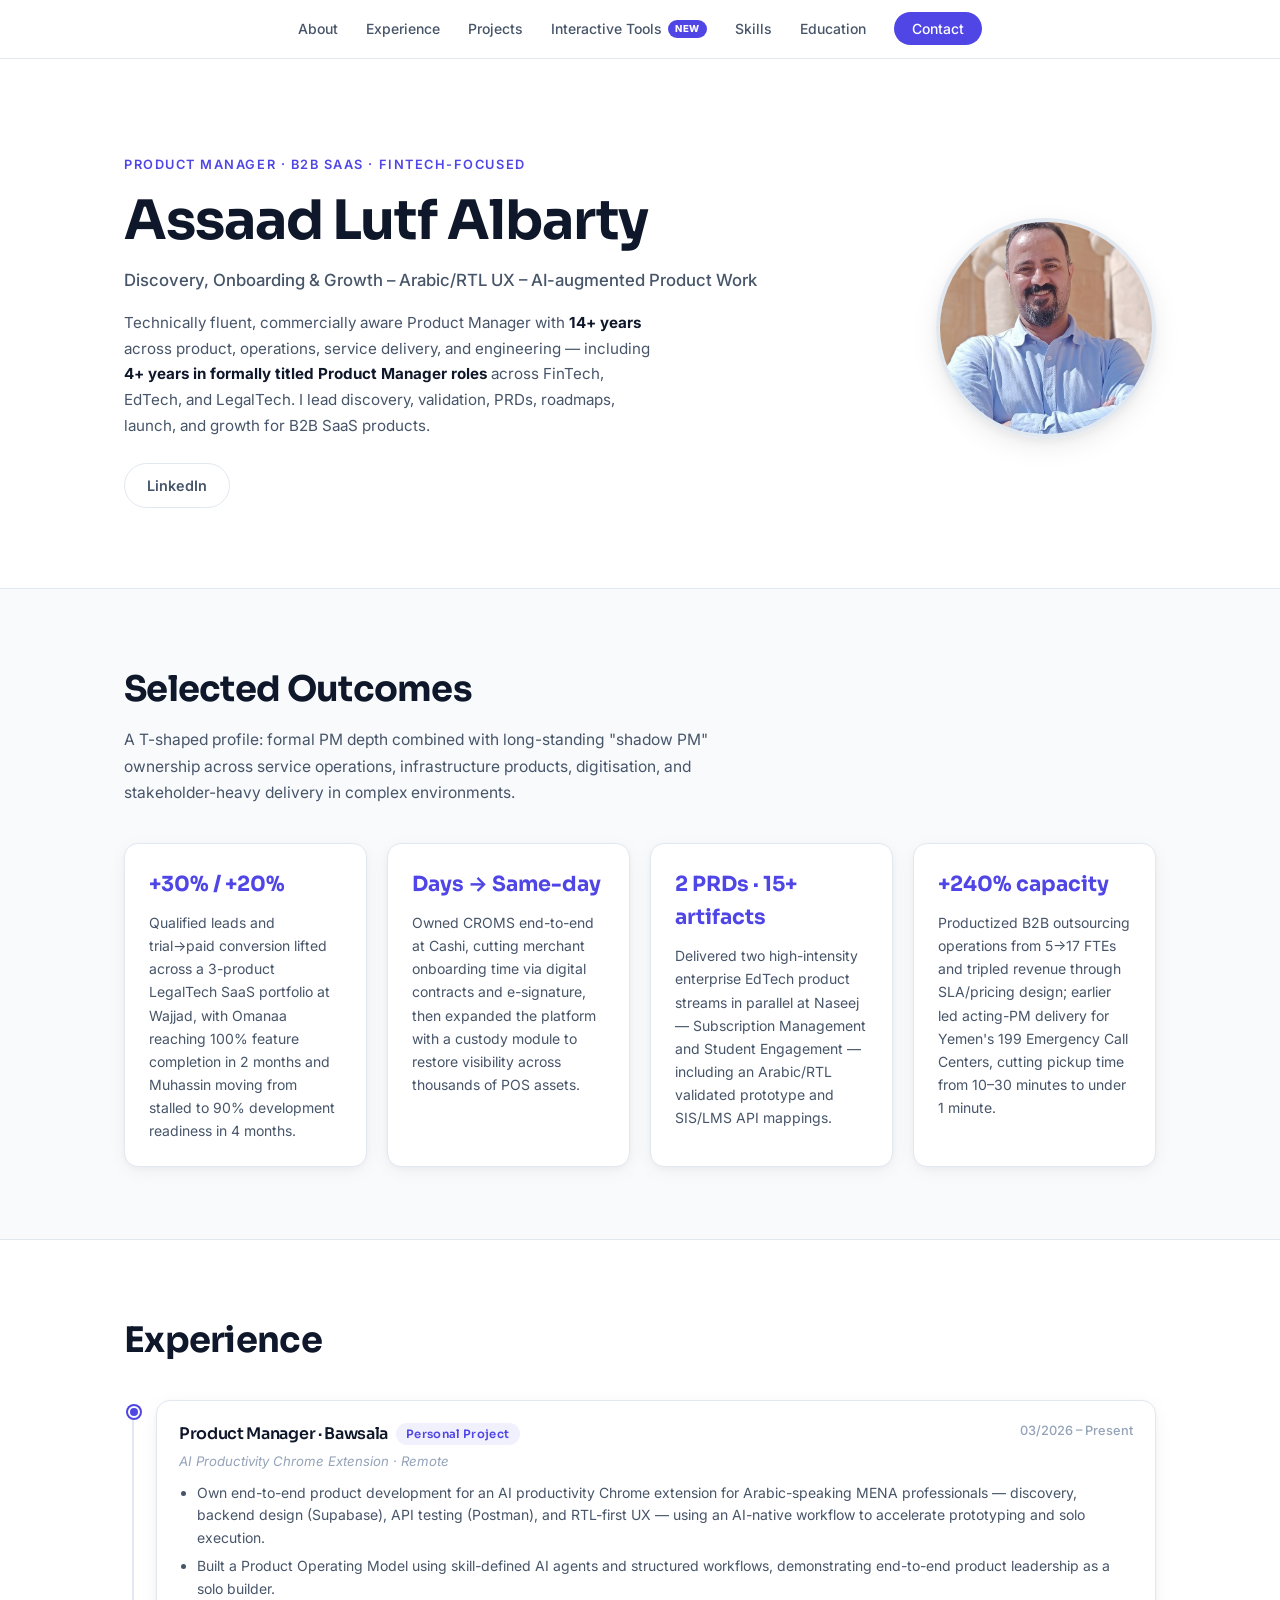
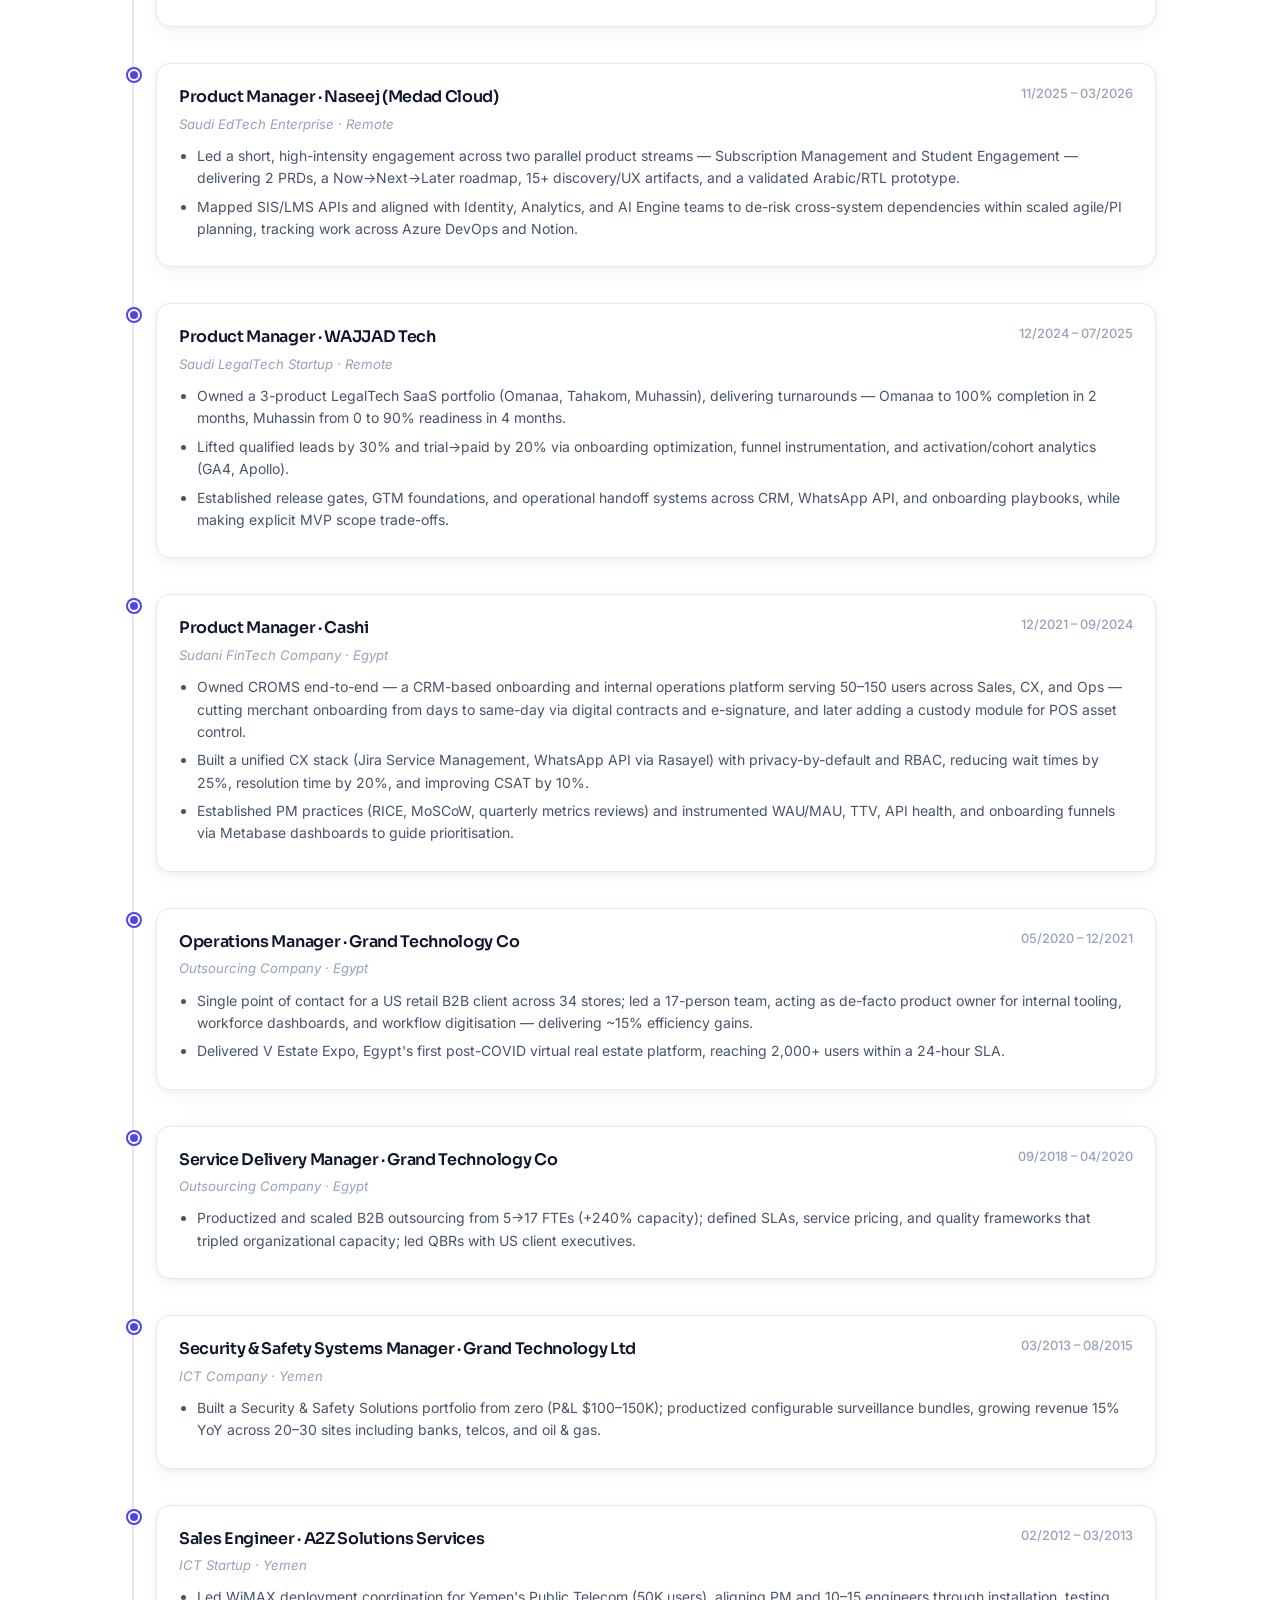
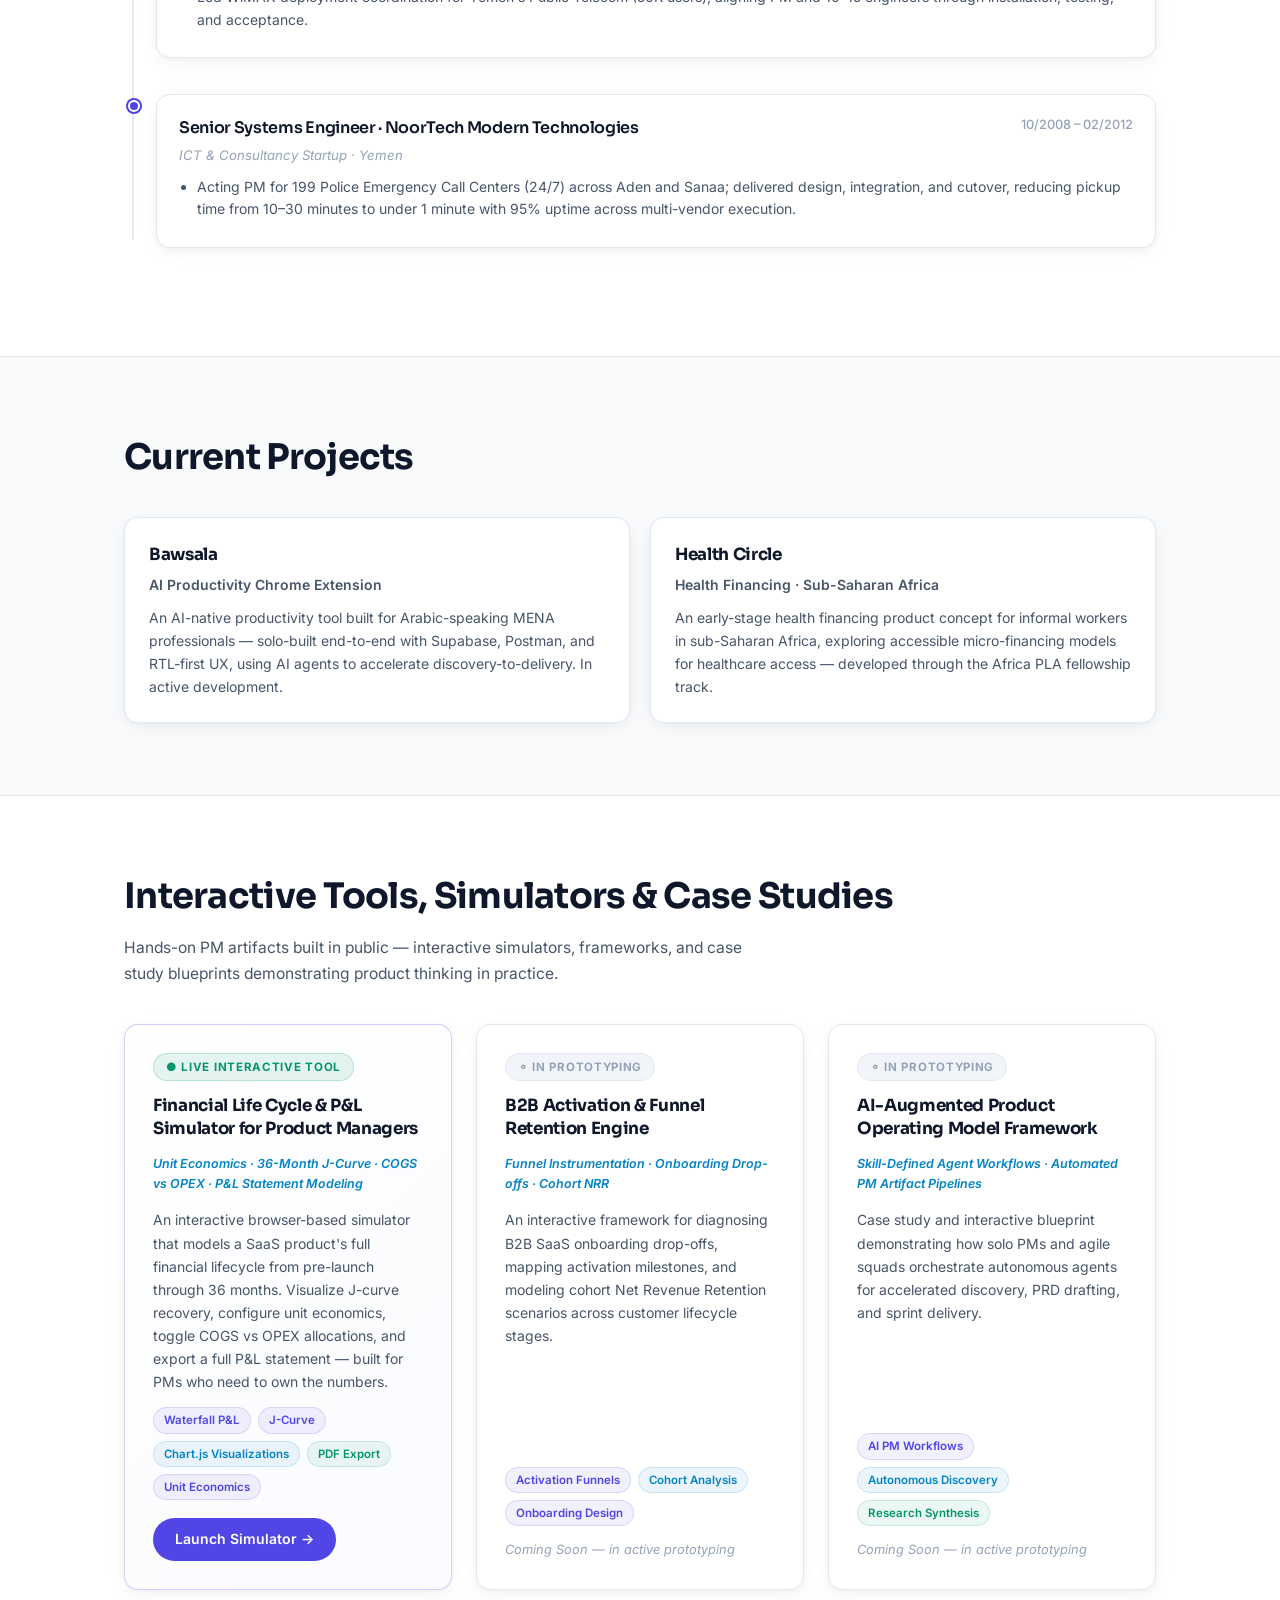
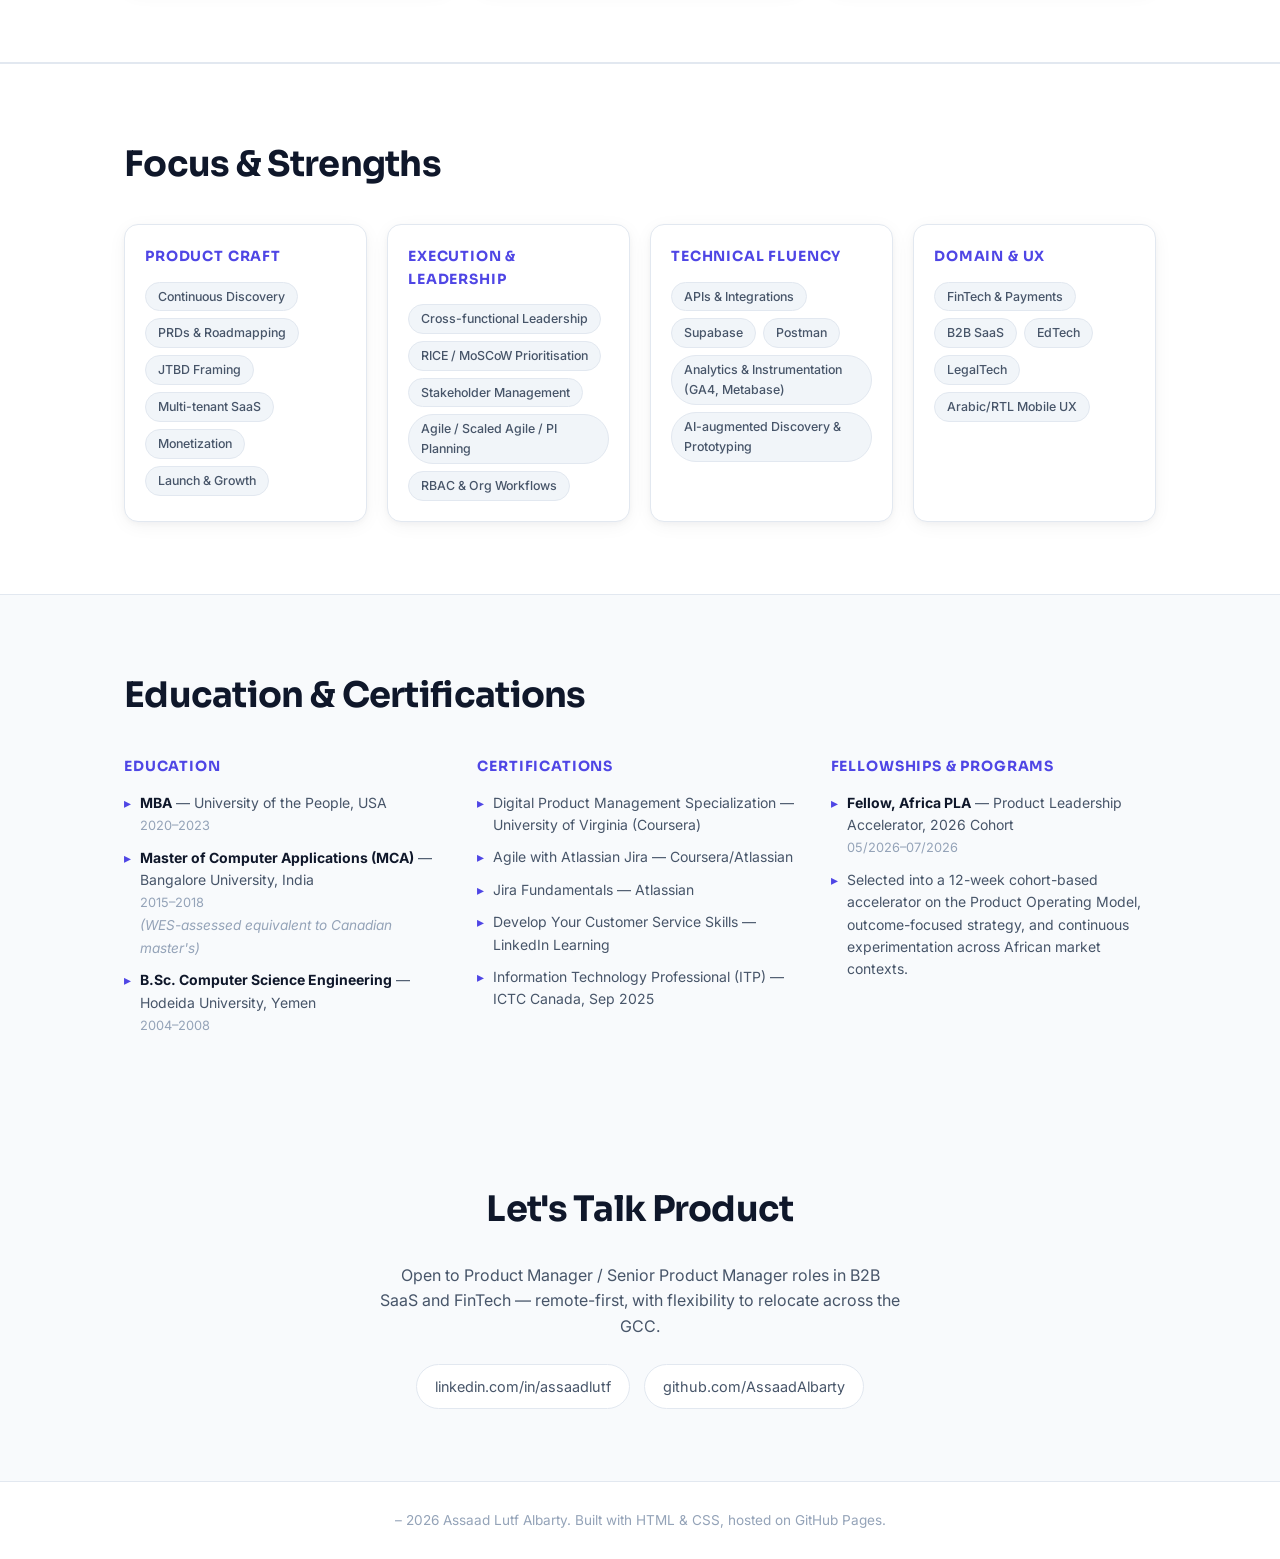
<file: index.html>
<!DOCTYPE html>
<html lang="en">
<head>
<meta charset="UTF-8">
<meta name="viewport" content="width=device-width, initial-scale=1.0">
<title>Assaad Lutf Albarty — Product Manager</title>
<meta name="description" content="Assaad Lutf Albarty — Product Manager | B2B SaaS & FinTech | Discovery, Onboarding & Growth | Arabic/RTL UX | AI-augmented Product Work">
<link rel="stylesheet" href="style.css">
<link rel="preconnect" href="https://fonts.googleapis.com">
<link href="https://fonts.googleapis.com/css2?family=Inter:wght@400;500;600;700;800&family=Sora:wght@600;700;800&display=swap" rel="stylesheet">
<!-- Google tag (gtag.js) -->
<script async src="https://www.googletagmanager.com/gtag/js?id=G-KCNQZBVFEK"></script>
<script>
  window.dataLayer = window.dataLayer || [];
  function gtag(){dataLayer.push(arguments);}
  gtag('js', new Date());

  gtag('config', 'G-KCNQZBVFEK');
</script>
<!-- Microsoft Clarity Analytics -->
<script type="text/javascript">
    (function(c,l,a,r,i,t,y){
        c[a]=c[a]||function(){(c[a].q=c[a].q||[]).push(arguments)};
        t=l.createElement(r);t.async=1;t.src="https://www.clarity.ms/tag/"+i;
        y=l.getElementsByTagName(r)[0];y.parentNode.insertBefore(t,y);
    })(window, document, "clarity", "script", "yj3c1ie9uq");
</script>
<!-- PostHog Analytics -->
<script>
    !function(t,e){var o,n,p,r;e.__SV||(window.posthog && window.posthog.__loaded)||(window.posthog=e,e._i=[],e.init=function(i,s,a){function g(t,e){var o=e.split(".");2==o.length&&(t=t[o[0]],e=o[1]),t[e]=function(){t.push([e].concat(Array.prototype.slice.call(arguments,0)))}}p||((p=t.createElement("script")).type="text/javascript",p.crossOrigin="anonymous",p.async=!0,p.src=s.api_host.replace(".i.posthog.com","-assets.i.posthog.com")+"/static/array.js",p.onerror=function(){p=null},(r=t.getElementsByTagName("script")[0]).parentNode.insertBefore(p,r));var u=e;for(void 0!==a?u=e[a]=[]:a="posthog",u.people=u.people||[],Object.defineProperty(u,"toString",{configurable:!0,enumerable:!0,writable:!0,value:function(t){var e="posthog";return"posthog"!==a&&(e+="."+a),t||(e+=" (stub)"),e}}),Object.defineProperty(u.people,"toString",{configurable:!0,enumerable:!0,writable:!0,value:function(){return u.toString(1)+".people (stub)"}}),o="du vu fu pu yu init Bu Hu Nu qu Vu Kl ju Zu Ou th eh ih nh sh rh capture getExtension zu hu uh calculateEventProperties ah register register_once register_for_session unregister unregister_for_session ph Lu hh getFeatureFlag getFeatureFlagPayload getFeatureFlagResult getAllFeatureFlags isFeatureEnabled reloadFeatureFlags updateFlags updateEarlyAccessFeatureEnrollment getEarlyAccessFeatures on onFeatureFlags onSurveysLoaded onSessionId getSurveys getActiveMatchingSurveys renderSurvey displaySurvey cancelPendingSurvey canRenderSurvey canRenderSurveyAsync gh identify setPersonProperties unsetPersonProperties group resetGroups setPersonPropertiesForFlags resetPersonPropertiesForFlags setGroupPropertiesForFlags resetGroupPropertiesForFlags reset mh shutdown setIdentity clearIdentity get_distinct_id getGroups get_session_id get_session_replay_url alias set_config startSessionRecording stopSessionRecording sessionRecordingStarted captureException addExceptionStep captureLog startExceptionAutocapture stopExceptionAutocapture loadToolbar get_property getSessionProperty dh Ku createPersonProfile setInternalOrTestUser fh bu opt_in_capturing opt_out_capturing has_opted_in_capturing has_opted_out_capturing get_explicit_consent_status is_capturing clear_opt_in_out_capturing Qu debug Xl Os getPageViewId captureTraceFeedback captureTraceMetric Pu".split(" "),n=0;n<o.length;n++)g(u,o[n]);e._i.push([i,s,a])},e.__SV=1)}(document,window.posthog||[]);
    posthog.init('phc_zM6pfHFVcKXvSnot8i3TtcipcBrRow48yXrgQbqzNHgZ', {
        api_host: 'https://us.i.posthog.com',
        defaults: '2026-05-30',
        person_profiles: 'identified_only', // or 'always' to create profiles for anonymous users as well
    })
</script>
</head>
<body>

<header class="site-header">
  <nav class="nav container">
    <ul class="nav-links">
      <li><a href="#about">About</a></li>
      <li><a href="#experience">Experience</a></li>
      <li><a href="#projects">Projects</a></li>
      <li><a href="#tools" class="nav-new">Interactive Tools <span class="nav-new-badge">New</span></a></li>
      <li><a href="#skills">Skills</a></li>
      <li><a href="#education">Education</a></li>
      <li><a href="#contact" class="nav-cta">Contact</a></li>
    </ul>
  </nav>
</header>

<main>
  <!-- HERO -->
  <section id="top" class="hero">
    <div class="container hero-grid">
      <div class="hero-text">
        <p class="eyebrow">Product Manager · B2B SaaS · FinTech-focused</p>
        <h1>Assaad Lutf Albarty</h1>
        <p class="hero-sub">Discovery, Onboarding &amp; Growth&nbsp;– Arabic/RTL UX&nbsp;– AI-augmented Product Work</p>
        <p class="hero-desc">Technically fluent, commercially aware Product Manager with <strong>14+ years</strong> across product, operations, service delivery, and engineering — including <strong>4+ years in formally titled Product Manager roles</strong> across FinTech, EdTech, and LegalTech. I lead discovery, validation, PRDs, roadmaps, launch, and growth for B2B SaaS products.</p>
        <div class="hero-actions">
          <a href="https://www.linkedin.com/in/assaadlutf" target="_blank" rel="noopener" class="btn btn-outline">LinkedIn</a>
        </div>
      </div>
      <div class="hero-photo-wrap">
        <img src="Assaad%20Lutf%20Profile%20picture.jpg" alt="Assaad Lutf Albarty" class="hero-photo">
      </div>
    </div>
  </section>

  <!-- ABOUT / OUTCOMES -->
  <section id="about" class="section">
    <div class="container">
      <h2 class="section-title">Selected Outcomes</h2>
      <p class="section-lede">A T-shaped profile: formal PM depth combined with long-standing "shadow PM" ownership across service operations, infrastructure products, digitisation, and stakeholder-heavy delivery in complex environments.</p>
      <div class="outcomes-grid">
        <div class="outcome-card">
          <span class="outcome-stat">+30% / +20%</span>
          <p>Qualified leads and trial→paid conversion lifted across a 3-product LegalTech SaaS portfolio at Wajjad, with Omanaa reaching 100% feature completion in 2 months and Muhassin moving from stalled to 90% development readiness in 4 months.</p>
        </div>
        <div class="outcome-card">
          <span class="outcome-stat">Days → Same-day</span>
          <p>Owned CROMS end-to-end at Cashi, cutting merchant onboarding time via digital contracts and e-signature, then expanded the platform with a custody module to restore visibility across thousands of POS assets.</p>
        </div>
        <div class="outcome-card">
          <span class="outcome-stat">2 PRDs · 15+ artifacts</span>
          <p>Delivered two high-intensity enterprise EdTech product streams in parallel at Naseej — Subscription Management and Student Engagement — including an Arabic/RTL validated prototype and SIS/LMS API mappings.</p>
        </div>
        <div class="outcome-card">
          <span class="outcome-stat">+240% capacity</span>
          <p>Productized B2B outsourcing operations from 5→17 FTEs and tripled revenue through SLA/pricing design; earlier led acting-PM delivery for Yemen's 199 Emergency Call Centers, cutting pickup time from 10–30 minutes to under 1 minute.</p>
        </div>
      </div>
    </div>
  </section>

  <!-- EXPERIENCE -->
  <section id="experience" class="section alt">
    <div class="container">
      <h2 class="section-title">Experience</h2>
      <div class="timeline">

        <div class="tl-item">
          <div class="tl-marker"></div>
          <div class="tl-content">
            <div class="tl-head">
              <h3>Product Manager · Bawsala <span class="tl-tag">Personal Project</span></h3>
              <span class="tl-date">03/2026 – Present</span>
            </div>
            <p class="tl-company">AI Productivity Chrome Extension · Remote</p>
            <ul>
              <li>Own end-to-end product development for an AI productivity Chrome extension for Arabic-speaking MENA professionals — discovery, backend design (Supabase), API testing (Postman), and RTL-first UX — using an AI-native workflow to accelerate prototyping and solo execution.</li>
              <li>Built a Product Operating Model using skill-defined AI agents and structured workflows, demonstrating end-to-end product leadership as a solo builder.</li>
            </ul>
          </div>
        </div>

        <div class="tl-item">
          <div class="tl-marker"></div>
          <div class="tl-content">
            <div class="tl-head">
              <h3>Product Manager · Naseej (Medad Cloud)</h3>
              <span class="tl-date">11/2025 – 03/2026</span>
            </div>
            <p class="tl-company">Saudi EdTech Enterprise · Remote</p>
            <ul>
              <li>Led a short, high-intensity engagement across two parallel product streams — Subscription Management and Student Engagement — delivering 2 PRDs, a Now→Next→Later roadmap, 15+ discovery/UX artifacts, and a validated Arabic/RTL prototype.</li>
              <li>Mapped SIS/LMS APIs and aligned with Identity, Analytics, and AI Engine teams to de-risk cross-system dependencies within scaled agile/PI planning, tracking work across Azure DevOps and Notion.</li>
            </ul>
          </div>
        </div>

        <div class="tl-item">
          <div class="tl-marker"></div>
          <div class="tl-content">
            <div class="tl-head">
              <h3>Product Manager · WAJJAD Tech</h3>
              <span class="tl-date">12/2024 – 07/2025</span>
            </div>
            <p class="tl-company">Saudi LegalTech Startup · Remote</p>
            <ul>
              <li>Owned a 3-product LegalTech SaaS portfolio (Omanaa, Tahakom, Muhassin), delivering turnarounds — Omanaa to 100% completion in 2 months, Muhassin from 0 to 90% readiness in 4 months.</li>
              <li>Lifted qualified leads by 30% and trial→paid by 20% via onboarding optimization, funnel instrumentation, and activation/cohort analytics (GA4, Apollo).</li>
              <li>Established release gates, GTM foundations, and operational handoff systems across CRM, WhatsApp API, and onboarding playbooks, while making explicit MVP scope trade-offs.</li>
            </ul>
          </div>
        </div>

        <div class="tl-item">
          <div class="tl-marker"></div>
          <div class="tl-content">
            <div class="tl-head">
              <h3>Product Manager · Cashi</h3>
              <span class="tl-date">12/2021 – 09/2024</span>
            </div>
            <p class="tl-company">Sudani FinTech Company · Egypt</p>
            <ul>
              <li>Owned CROMS end-to-end — a CRM-based onboarding and internal operations platform serving 50–150 users across Sales, CX, and Ops — cutting merchant onboarding from days to same-day via digital contracts and e-signature, and later adding a custody module for POS asset control.</li>
              <li>Built a unified CX stack (Jira Service Management, WhatsApp API via Rasayel) with privacy-by-default and RBAC, reducing wait times by 25%, resolution time by 20%, and improving CSAT by 10%.</li>
              <li>Established PM practices (RICE, MoSCoW, quarterly metrics reviews) and instrumented WAU/MAU, TTV, API health, and onboarding funnels via Metabase dashboards to guide prioritisation.</li>
            </ul>
          </div>
        </div>

        <div class="tl-item">
          <div class="tl-marker"></div>
          <div class="tl-content">
            <div class="tl-head">
              <h3>Operations Manager · Grand Technology Co</h3>
              <span class="tl-date">05/2020 – 12/2021</span>
            </div>
            <p class="tl-company">Outsourcing Company · Egypt</p>
            <ul>
              <li>Single point of contact for a US retail B2B client across 34 stores; led a 17-person team, acting as de-facto product owner for internal tooling, workforce dashboards, and workflow digitisation — delivering ~15% efficiency gains.</li>
              <li>Delivered V Estate Expo, Egypt's first post-COVID virtual real estate platform, reaching 2,000+ users within a 24-hour SLA.</li>
            </ul>
          </div>
        </div>

        <div class="tl-item">
          <div class="tl-marker"></div>
          <div class="tl-content">
            <div class="tl-head">
              <h3>Service Delivery Manager · Grand Technology Co</h3>
              <span class="tl-date">09/2018 – 04/2020</span>
            </div>
            <p class="tl-company">Outsourcing Company · Egypt</p>
            <ul>
              <li>Productized and scaled B2B outsourcing from 5→17 FTEs (+240% capacity); defined SLAs, service pricing, and quality frameworks that tripled organizational capacity; led QBRs with US client executives.</li>
            </ul>
          </div>
        </div>

        <div class="tl-item">
          <div class="tl-marker"></div>
          <div class="tl-content">
            <div class="tl-head">
              <h3>Security &amp; Safety Systems Manager · Grand Technology Ltd</h3>
              <span class="tl-date">03/2013 – 08/2015</span>
            </div>
            <p class="tl-company">ICT Company · Yemen</p>
            <ul>
              <li>Built a Security &amp; Safety Solutions portfolio from zero (P&amp;L $100–150K); productized configurable surveillance bundles, growing revenue 15% YoY across 20–30 sites including banks, telcos, and oil &amp; gas.</li>
            </ul>
          </div>
        </div>

        <div class="tl-item">
          <div class="tl-marker"></div>
          <div class="tl-content">
            <div class="tl-head">
              <h3>Sales Engineer · A2Z Solutions Services</h3>
              <span class="tl-date">02/2012 – 03/2013</span>
            </div>
            <p class="tl-company">ICT Startup · Yemen</p>
            <ul>
              <li>Led WiMAX deployment coordination for Yemen's Public Telecom (50K users), aligning PM and 10–15 engineers through installation, testing, and acceptance.</li>
            </ul>
          </div>
        </div>

        <div class="tl-item">
          <div class="tl-marker"></div>
          <div class="tl-content">
            <div class="tl-head">
              <h3>Senior Systems Engineer · NoorTech Modern Technologies</h3>
              <span class="tl-date">10/2008 – 02/2012</span>
            </div>
            <p class="tl-company">ICT &amp; Consultancy Startup · Yemen</p>
            <ul>
              <li>Acting PM for 199 Police Emergency Call Centers (24/7) across Aden and Sanaa; delivered design, integration, and cutover, reducing pickup time from 10–30 minutes to under 1 minute with 95% uptime across multi-vendor execution.</li>
            </ul>
          </div>
        </div>

      </div>
    </div>
  </section>

  <!-- PROJECTS -->
  <section id="projects" class="section">
    <div class="container">
      <h2 class="section-title">Current Projects</h2>
      <div class="projects-grid">
        <div class="project-card">
          <h3>Bawsala</h3>
          <p class="project-tag">AI Productivity Chrome Extension</p>
          <p>An AI-native productivity tool built for Arabic-speaking MENA professionals — solo-built end-to-end with Supabase, Postman, and RTL-first UX, using AI agents to accelerate discovery-to-delivery. In active development.</p>
        </div>
        <div class="project-card">
          <h3>Health Circle</h3>
          <p class="project-tag">Health Financing · Sub-Saharan Africa</p>
          <p>An early-stage health financing product concept for informal workers in sub-Saharan Africa, exploring accessible micro-financing models for healthcare access — developed through the Africa PLA fellowship track.</p>
        </div>
      </div>
    </div>
  </section>

  <!-- INTERACTIVE TOOLS -->
  <section id="tools" class="section alt">
    <div class="container">
      <h2 class="section-title">Interactive Tools, Simulators &amp; Case Studies</h2>
      <p class="section-lede">Hands-on PM artifacts built in public — interactive simulators, frameworks, and case study blueprints demonstrating product thinking in practice.</p>
      <div class="tools-grid">

        <!-- Card 1: Live Tool -->
        <div class="tool-card featured">
          <span class="tool-badge live">&#9679; Live Interactive Tool</span>
          <h3>Financial Life Cycle &amp; P&amp;L Simulator for Product Managers</h3>
          <p class="tool-category">Unit Economics &middot; 36-Month J-Curve &middot; COGS vs OPEX &middot; P&amp;L Statement Modeling</p>
          <p class="tool-desc">An interactive browser-based simulator that models a SaaS product's full financial lifecycle from pre-launch through 36 months. Visualize J-curve recovery, configure unit economics, toggle COGS vs OPEX allocations, and export a full P&amp;L statement — built for PMs who need to own the numbers.</p>
          <div class="tool-tags">
            <span>Waterfall P&amp;L</span>
            <span>J-Curve</span>
            <span class="sky">Chart.js Visualizations</span>
            <span class="emerald">PDF Export</span>
            <span>Unit Economics</span>
          </div>
          <div class="tool-action">
            <a href="./Pages/financial-simulator/" class="btn-tool" target="_blank" rel="noopener">Launch Simulator &rarr;</a>
          </div>
        </div>

        <!-- Card 2: Coming Soon -->
        <div class="tool-card">
          <span class="tool-badge prototyping">&#9900; In Prototyping</span>
          <h3>B2B Activation &amp; Funnel Retention Engine</h3>
          <p class="tool-category">Funnel Instrumentation &middot; Onboarding Drop-offs &middot; Cohort NRR</p>
          <p class="tool-desc">An interactive framework for diagnosing B2B SaaS onboarding drop-offs, mapping activation milestones, and modeling cohort Net Revenue Retention scenarios across customer lifecycle stages.</p>
          <div class="tool-tags">
            <span>Activation Funnels</span>
            <span class="sky">Cohort Analysis</span>
            <span>Onboarding Design</span>
          </div>
          <p class="tool-coming-soon">Coming Soon &mdash; in active prototyping</p>
        </div>

        <!-- Card 3: Coming Soon -->
        <div class="tool-card">
          <span class="tool-badge prototyping">&#9900; In Prototyping</span>
          <h3>AI-Augmented Product Operating Model Framework</h3>
          <p class="tool-category">Skill-Defined Agent Workflows &middot; Automated PM Artifact Pipelines</p>
          <p class="tool-desc">Case study and interactive blueprint demonstrating how solo PMs and agile squads orchestrate autonomous agents for accelerated discovery, PRD drafting, and sprint delivery.</p>
          <div class="tool-tags">
            <span>AI PM Workflows</span>
            <span class="sky">Autonomous Discovery</span>
            <span class="emerald">Research Synthesis</span>
          </div>
          <p class="tool-coming-soon">Coming Soon &mdash; in active prototyping</p>
        </div>

      </div>
    </div>
  </section>

  <!-- SKILLS -->
  <section id="skills" class="section alt">
    <div class="container">
      <h2 class="section-title">Focus &amp; Strengths</h2>
      <div class="skills-grid">
        <div class="skill-group">
          <h3>Product Craft</h3>
          <ul class="tag-list">
            <li>Continuous Discovery</li>
            <li>PRDs &amp; Roadmapping</li>
            <li>JTBD Framing</li>
            <li>Multi-tenant SaaS</li>
            <li>Monetization</li>
            <li>Launch &amp; Growth</li>
          </ul>
        </div>
        <div class="skill-group">
          <h3>Execution &amp; Leadership</h3>
          <ul class="tag-list">
            <li>Cross-functional Leadership</li>
            <li>RICE / MoSCoW Prioritisation</li>
            <li>Stakeholder Management</li>
            <li>Agile / Scaled Agile / PI Planning</li>
            <li>RBAC &amp; Org Workflows</li>
          </ul>
        </div>
        <div class="skill-group">
          <h3>Technical Fluency</h3>
          <ul class="tag-list">
            <li>APIs &amp; Integrations</li>
            <li>Supabase</li>
            <li>Postman</li>
            <li>Analytics &amp; Instrumentation (GA4, Metabase)</li>
            <li>AI-augmented Discovery &amp; Prototyping</li>
          </ul>
        </div>
        <div class="skill-group">
          <h3>Domain &amp; UX</h3>
          <ul class="tag-list">
            <li>FinTech &amp; Payments</li>
            <li>B2B SaaS</li>
            <li>EdTech</li>
            <li>LegalTech</li>
            <li>Arabic/RTL Mobile UX</li>
          </ul>
        </div>
      </div>
    </div>
  </section>

  <!-- EDUCATION -->
  <section id="education" class="section">
    <div class="container">
      <h2 class="section-title">Education &amp; Certifications</h2>
      <div class="edu-grid">
        <div>
          <h3>Education</h3>
          <ul class="edu-list">
            <li><strong>MBA</strong> — University of the People, USA <span>2020–2023</span></li>
            <li><strong>Master of Computer Applications (MCA)</strong> — Bangalore University, India <span>2015–2018</span> <em>(WES-assessed equivalent to Canadian master's)</em></li>
            <li><strong>B.Sc. Computer Science Engineering</strong> — Hodeida University, Yemen <span>2004–2008</span></li>
          </ul>
        </div>
        <div>
          <h3>Certifications</h3>
          <ul class="edu-list">
            <li>Digital Product Management Specialization — University of Virginia (Coursera)</li>
            <li>Agile with Atlassian Jira — Coursera/Atlassian</li>
            <li>Jira Fundamentals — Atlassian</li>
            <li>Develop Your Customer Service Skills — LinkedIn Learning</li>
            <li>Information Technology Professional (ITP) — ICTC Canada, Sep 2025</li>
          </ul>
        </div>
        <div>
          <h3>Fellowships &amp; Programs</h3>
          <ul class="edu-list">
            <li><strong>Fellow, Africa PLA</strong> — Product Leadership Accelerator, 2026 Cohort <span>05/2026–07/2026</span></li>
            <li>Selected into a 12-week cohort-based accelerator on the Product Operating Model, outcome-focused strategy, and continuous experimentation across African market contexts.</li>
          </ul>
        </div>
      </div>
    </div>
  </section>

  <!-- CONTACT -->
  <section id="contact" class="section contact-section">
    <div class="container contact-inner">
      <h2 class="section-title">Let's Talk Product</h2>
      <p>Open to Product Manager / Senior Product Manager roles in B2B SaaS and FinTech — remote-first, with flexibility to relocate across the GCC.</p>
      <div class="contact-links">
        <a href="https://www.linkedin.com/in/assaadlutf" target="_blank" rel="noopener">linkedin.com/in/assaadlutf</a>
        <a href="https://github.com/AssaadAlbarty" target="_blank" rel="noopener">github.com/AssaadAlbarty</a>
      </div>
    </div>
  </section>
</main>

<footer class="site-footer">
  <div class="container">
    <p>– <span id="year"></span> Assaad Lutf Albarty. Built with HTML &amp; CSS, hosted on GitHub Pages.</p>
  </div>
</footer>

<script>
  document.getElementById('year').textContent = new Date().getFullYear();
</script>

</body>
</html>
</file>
<file: style.css>
/* ============================
   Assaad Lutf Albarty — Portfolio
   Theme: "Executive Slate & Indigo" — bright, high-contrast, modern
   ============================ */

/* ---------- NEW Badge & Button Glow Animations ---------- */
@keyframes pulse-ring {
  0%   { box-shadow: 0 0 0 0 rgba(79, 70, 229, 0.55); }
  70%  { box-shadow: 0 0 0 8px rgba(79, 70, 229, 0); }
  100% { box-shadow: 0 0 0 0 rgba(79, 70, 229, 0); }
}

@keyframes shimmer-glow {
  0%, 100% { box-shadow: 0 0 12px 2px rgba(79, 70, 229, 0.45), 0 4px 20px rgba(79, 70, 229, 0.25); }
  50%       { box-shadow: 0 0 22px 6px rgba(99, 88, 255, 0.65), 0 4px 28px rgba(79, 70, 229, 0.40); }
}

@keyframes badge-pulse {
  0%, 100% { opacity: 1; transform: scale(1); }
  50%       { opacity: 0.80; transform: scale(1.08); }
}

:root {
  --bg: #f8fafc;
  --bg-alt: #ffffff;
  --surface: #ffffff;
  --surface-2: #f1f5f9;
  --border: #e2e8f0;
  --border-hover: #cbd5e1;
  --text: #0f172a;
  --text-muted: #475569;
  --text-faint: #94a3b8;
  --accent: #4f46e5;
  --accent-hover: #4338ca;
  --accent-2: #0284c7;
  --accent-3: #059669;
  --accent-soft: rgba(79, 70, 229, 0.08);
  --sky-soft: rgba(2, 132, 199, 0.08);
  --emerald-soft: rgba(5, 150, 105, 0.08);
  --radius: 14px;
  --radius-sm: 8px;
  --shadow: 0 4px 20px -2px rgba(15, 23, 42, 0.06), 0 2px 6px -1px rgba(15, 23, 42, 0.04);
  --shadow-md: 0 8px 30px -4px rgba(15, 23, 42, 0.10), 0 4px 10px -2px rgba(15, 23, 42, 0.06);
  --shadow-hover: 0 16px 40px -6px rgba(79, 70, 229, 0.16), 0 6px 16px -4px rgba(15, 23, 42, 0.08);
  --font-body: 'Inter', -apple-system, BlinkMacSystemFont, 'Segoe UI', sans-serif;
  --font-head: 'Sora', 'Inter', sans-serif;
  --container: 1080px;
}

* { box-sizing: border-box; margin: 0; padding: 0; }

html { scroll-behavior: smooth; }

body {
  background: var(--bg);
  color: var(--text);
  font-family: var(--font-body);
  line-height: 1.6;
  -webkit-font-smoothing: antialiased;
}

.container {
  max-width: var(--container);
  margin: 0 auto;
  padding: 0 24px;
}

h1, h2, h3 { font-family: var(--font-head); font-weight: 700; letter-spacing: -0.02em; }

a { color: inherit; text-decoration: none; }

ul { list-style: none; }

/* ---------- Header / Nav ---------- */
.site-header {
  position: sticky;
  top: 0;
  z-index: 50;
  background: rgba(255, 255, 255, 0.90);
  backdrop-filter: blur(12px);
  -webkit-backdrop-filter: blur(12px);
  border-bottom: 1px solid var(--border);
}

.nav {
  display: flex;
  align-items: center;
  justify-content: center;
  padding: 16px 24px;
}

.nav-links {
  display: flex;
  align-items: center;
  gap: 28px;
}

.nav-links a {
  font-size: 0.875rem;
  font-weight: 500;
  color: var(--text-muted);
  transition: color 0.2s ease;
}

.nav-links a:hover { color: var(--accent); }

.nav-cta {
  background: var(--accent);
  color: #ffffff !important;
  padding: 8px 18px;
  border-radius: 999px;
  font-size: 0.875rem !important;
  transition: background 0.2s ease, transform 0.15s ease !important;
}

.nav-cta:hover {
  background: var(--accent-hover) !important;
  color: #ffffff !important;
  transform: translateY(-1px);
}

/* ---------- Hero ---------- */
.hero {
  background: var(--bg-alt);
  padding: 96px 0 80px;
  border-bottom: 1px solid var(--border);
}

.hero-grid {
  display: flex;
  align-items: center;
  gap: 56px;
}

.hero-text {
  flex: 1;
  display: flex;
  flex-direction: column;
  gap: 16px;
}

.eyebrow {
  font-size: 0.8rem;
  font-weight: 600;
  letter-spacing: 0.12em;
  text-transform: uppercase;
  color: var(--accent);
}

.hero-text h1 {
  font-size: clamp(2.4rem, 5vw, 3.4rem);
  color: var(--text);
  line-height: 1.1;
}

.hero-sub {
  font-size: 1.05rem;
  color: var(--text-muted);
  font-weight: 500;
}

.hero-desc {
  font-size: 0.95rem;
  color: var(--text-muted);
  max-width: 540px;
  line-height: 1.7;
}

.hero-desc strong { color: var(--text); }

.hero-actions {
  display: flex;
  gap: 12px;
  flex-wrap: wrap;
  margin-top: 8px;
}

.btn {
  display: inline-flex;
  align-items: center;
  gap: 6px;
  padding: 10px 22px;
  border-radius: 999px;
  font-size: 0.9rem;
  font-weight: 600;
  transition: all 0.2s ease;
  cursor: pointer;
}

.btn-primary {
  background: var(--accent);
  color: #ffffff;
}

.btn-primary:hover {
  background: var(--accent-hover);
  transform: translateY(-2px);
  box-shadow: 0 8px 20px rgba(79, 70, 229, 0.30);
}

.btn-outline {
  border: 1.5px solid var(--border);
  color: var(--text-muted);
  background: var(--surface);
}

.btn-outline:hover {
  border-color: var(--accent);
  color: var(--accent);
  transform: translateY(-2px);
}

.hero-photo-wrap {
  flex-shrink: 0;
}

.hero-photo {
  width: 220px;
  height: 220px;
  border-radius: 50%;
  object-fit: cover;
  border: 4px solid var(--border);
  box-shadow: var(--shadow-md);
}

/* ---------- Sections ---------- */
.section {
  padding: 72px 0;
  background: var(--bg);
}

.section.alt {
  background: var(--bg-alt);
  border-top: 1px solid var(--border);
  border-bottom: 1px solid var(--border);
}

.section-title {
  font-size: clamp(1.6rem, 3vw, 2.2rem);
  color: var(--text);
  margin-bottom: 10px;
}

.section-lede {
  color: var(--text-muted);
  max-width: 640px;
  margin-bottom: 36px;
  font-size: 0.975rem;
  line-height: 1.7;
}

/* ---------- Outcomes Grid ---------- */
.outcomes-grid {
  display: grid;
  grid-template-columns: repeat(auto-fit, minmax(220px, 1fr));
  gap: 20px;
  margin-top: 32px;
}

.outcome-card {
  background: var(--surface);
  border: 1px solid var(--border);
  border-radius: var(--radius);
  padding: 24px;
  box-shadow: var(--shadow);
  transition: transform 0.2s ease, box-shadow 0.2s ease, border-color 0.2s ease;
}

.outcome-card:hover {
  transform: translateY(-4px);
  box-shadow: var(--shadow-hover);
  border-color: var(--border-hover);
}

.outcome-stat {
  display: block;
  font-family: var(--font-head);
  font-size: 1.3rem;
  font-weight: 700;
  color: var(--accent);
  margin-bottom: 10px;
}

.outcome-card p {
  font-size: 0.875rem;
  color: var(--text-muted);
  line-height: 1.65;
}

/* ---------- Timeline ---------- */
.timeline {
  position: relative;
  padding-left: 32px;
  margin-top: 32px;
}

.timeline::before {
  content: '';
  position: absolute;
  left: 8px;
  top: 8px;
  bottom: 8px;
  width: 2px;
  background: var(--border);
  border-radius: 2px;
}

.tl-item {
  position: relative;
  margin-bottom: 36px;
}

.tl-marker {
  position: absolute;
  left: -28px;
  top: 6px;
  width: 12px;
  height: 12px;
  border-radius: 50%;
  background: var(--accent);
  border: 2px solid var(--bg-alt);
  box-shadow: 0 0 0 2px var(--accent);
}

.tl-content {
  background: var(--surface);
  border: 1px solid var(--border);
  border-radius: var(--radius);
  padding: 20px 22px;
  box-shadow: var(--shadow);
  transition: transform 0.2s ease, box-shadow 0.2s ease;
}

.tl-content:hover {
  transform: translateY(-2px);
  box-shadow: var(--shadow-md);
}

.tl-head {
  display: flex;
  justify-content: space-between;
  align-items: flex-start;
  gap: 12px;
  margin-bottom: 4px;
  flex-wrap: wrap;
}

.tl-head h3 {
  font-size: 1rem;
  color: var(--text);
  font-weight: 600;
  display: flex;
  align-items: center;
  gap: 8px;
  flex-wrap: wrap;
}

.tl-tag {
  font-size: 0.72rem;
  font-weight: 600;
  background: var(--accent-soft);
  color: var(--accent);
  padding: 2px 10px;
  border-radius: 999px;
  letter-spacing: 0.03em;
}

.tl-date {
  font-size: 0.8rem;
  color: var(--text-faint);
  white-space: nowrap;
  flex-shrink: 0;
  font-weight: 500;
}

.tl-company {
  font-size: 0.825rem;
  color: var(--text-faint);
  margin-bottom: 10px;
  font-style: italic;
}

.tl-content ul {
  list-style: disc;
  padding-left: 18px;
}

.tl-content li {
  font-size: 0.875rem;
  color: var(--text-muted);
  margin-bottom: 6px;
  line-height: 1.6;
}

/* ---------- Projects Grid ---------- */
.projects-grid {
  display: grid;
  grid-template-columns: repeat(auto-fit, minmax(260px, 1fr));
  gap: 20px;
  margin-top: 32px;
}

.project-card {
  background: var(--surface);
  border: 1px solid var(--border);
  border-radius: var(--radius);
  padding: 24px;
  box-shadow: var(--shadow);
  transition: transform 0.2s ease, box-shadow 0.2s ease, border-color 0.2s ease;
}

.project-card:hover {
  transform: translateY(-4px);
  box-shadow: var(--shadow-hover);
  border-color: var(--border-hover);
}

.project-card h3 {
  font-size: 1.05rem;
  color: var(--text);
  margin-bottom: 4px;
}

.project-tag {
  font-size: 0.78rem;
  font-weight: 600;
  color: var(--accent);
  margin-bottom: 10px;
  display: block;
}

.project-card p {
  font-size: 0.875rem;
  color: var(--text-muted);
  line-height: 1.65;
}

/* ---------- Interactive Tools Section ---------- */
.tools-grid {
  display: grid;
  grid-template-columns: repeat(auto-fit, minmax(300px, 1fr));
  gap: 24px;
  margin-top: 36px;
}

.tool-card {
  background: var(--surface);
  border: 1px solid var(--border);
  border-radius: var(--radius);
  padding: 28px;
  box-shadow: var(--shadow);
  display: flex;
  flex-direction: column;
  gap: 14px;
  transition: transform 0.2s ease, box-shadow 0.2s ease, border-color 0.2s ease;
}

.tool-card:hover {
  transform: translateY(-5px);
  box-shadow: var(--shadow-hover);
  border-color: var(--border-hover);
}

.tool-card.featured {
  border-color: rgba(79, 70, 229, 0.25);
  background: linear-gradient(135deg, #ffffff 0%, #fafbff 100%);
}

.tool-card.featured:hover {
  border-color: var(--accent);
  box-shadow: 0 16px 48px -8px rgba(79, 70, 229, 0.20), 0 6px 16px -4px rgba(15, 23, 42, 0.08);
}

.tool-badge {
  display: inline-flex;
  align-items: center;
  gap: 6px;
  font-size: 0.72rem;
  font-weight: 700;
  letter-spacing: 0.06em;
  text-transform: uppercase;
  padding: 4px 12px;
  border-radius: 999px;
  width: fit-content;
}

.tool-badge.live {
  background: rgba(5, 150, 105, 0.10);
  color: var(--accent-3);
  border: 1px solid rgba(5, 150, 105, 0.20);
}

.tool-badge.prototyping {
  background: var(--surface-2);
  color: var(--text-faint);
  border: 1px solid var(--border);
}

.tool-card h3 {
  font-size: 1.05rem;
  color: var(--text);
  line-height: 1.35;
}

.tool-category {
  font-size: 0.78rem;
  color: var(--accent-2);
  font-weight: 600;
  font-style: italic;
}

.tool-desc {
  font-size: 0.875rem;
  color: var(--text-muted);
  line-height: 1.65;
  flex: 1;
}

.tool-tags {
  display: flex;
  flex-wrap: wrap;
  gap: 7px;
}

.tool-tags span {
  font-size: 0.72rem;
  font-weight: 600;
  padding: 3px 10px;
  border-radius: 999px;
  background: var(--accent-soft);
  color: var(--accent);
  border: 1px solid rgba(79, 70, 229, 0.15);
}

.tool-tags span.sky {
  background: var(--sky-soft);
  color: var(--accent-2);
  border-color: rgba(2, 132, 199, 0.15);
}

.tool-tags span.emerald {
  background: var(--emerald-soft);
  color: var(--accent-3);
  border-color: rgba(5, 150, 105, 0.15);
}

.tool-action {
  margin-top: 4px;
}

.btn-tool {
  display: inline-flex;
  align-items: center;
  gap: 8px;
  padding: 10px 22px;
  border-radius: 999px;
  font-size: 0.875rem;
  font-weight: 600;
  background: var(--accent);
  color: #ffffff;
  animation: shimmer-glow 2.4s ease-in-out infinite;
  transition: background 0.2s ease, transform 0.15s ease;
}

.btn-tool:hover {
  background: var(--accent-hover);
  transform: translateY(-2px);
  animation: none;
  box-shadow: 0 8px 24px rgba(79, 70, 229, 0.45);
}

/* NEW nav badge */
.nav-new {
  display: inline-flex;
  align-items: center;
  gap: 6px;
}

.nav-new-badge {
  font-size: 0.6rem;
  font-weight: 800;
  letter-spacing: 0.08em;
  text-transform: uppercase;
  background: var(--accent);
  color: #ffffff;
  padding: 2px 7px;
  border-radius: 999px;
  animation: badge-pulse 2s ease-in-out infinite, pulse-ring 2s ease-in-out infinite;
  vertical-align: middle;
  line-height: 1.4;
}

.tool-coming-soon {
  font-size: 0.8rem;
  color: var(--text-faint);
  font-style: italic;
}

/* ---------- Skills Grid ---------- */
.skills-grid {
  display: grid;
  grid-template-columns: repeat(auto-fit, minmax(200px, 1fr));
  gap: 20px;
  margin-top: 32px;
}

.skill-group {
  background: var(--surface);
  border: 1px solid var(--border);
  border-radius: var(--radius);
  padding: 20px;
  box-shadow: var(--shadow);
}

.skill-group h3 {
  font-size: 0.875rem;
  font-weight: 700;
  color: var(--accent);
  text-transform: uppercase;
  letter-spacing: 0.06em;
  margin-bottom: 14px;
}

.tag-list {
  display: flex;
  flex-wrap: wrap;
  gap: 7px;
}

.tag-list li {
  font-size: 0.775rem;
  font-weight: 500;
  background: var(--surface-2);
  color: var(--text-muted);
  border: 1px solid var(--border);
  padding: 4px 12px;
  border-radius: 999px;
  transition: background 0.2s ease, color 0.2s ease, border-color 0.2s ease;
}

.tag-list li:hover {
  background: var(--accent-soft);
  color: var(--accent);
  border-color: rgba(79, 70, 229, 0.20);
}

/* ---------- Education ---------- */
.edu-grid {
  display: grid;
  grid-template-columns: repeat(auto-fit, minmax(260px, 1fr));
  gap: 28px;
  margin-top: 32px;
}

.edu-grid h3 {
  font-size: 0.875rem;
  font-weight: 700;
  color: var(--accent);
  text-transform: uppercase;
  letter-spacing: 0.06em;
  margin-bottom: 14px;
}

.edu-list {
  display: flex;
  flex-direction: column;
  gap: 10px;
}

.edu-list li {
  font-size: 0.875rem;
  color: var(--text-muted);
  padding-left: 16px;
  position: relative;
}

.edu-list li::before {
  content: '▸';
  position: absolute;
  left: 0;
  color: var(--accent);
}

.edu-list li strong { color: var(--text); }
.edu-list li span { display: block; font-size: 0.8rem; color: var(--text-faint); margin-top: 2px; }
.edu-list li em { color: var(--text-faint); font-style: italic; font-size: 0.85rem; }

/* ---------- Contact ---------- */
.contact-section { text-align: center; }

.contact-inner { display: flex; flex-direction: column; align-items: center; gap: 16px; }

.contact-inner p { color: var(--text-muted); max-width: 520px; }

.contact-links {
  display: flex;
  flex-wrap: wrap;
  justify-content: center;
  gap: 14px;
  margin-top: 8px;
}

.contact-links a {
  background: var(--surface);
  border: 1px solid var(--border);
  padding: 10px 18px;
  border-radius: 999px;
  font-size: 0.9rem;
  color: var(--text-muted);
  transition: border-color 0.2s ease, color 0.2s ease, transform 0.15s ease;
}

.contact-links a:hover {
  border-color: var(--accent);
  color: var(--accent);
  transform: translateY(-2px);
}

/* ---------- Footer ---------- */
.site-footer {
  border-top: 1px solid var(--border);
  padding: 28px 0;
  text-align: center;
  background: var(--bg-alt);
}

.site-footer p { color: var(--text-faint); font-size: 0.85rem; }

/* ---------- Responsive ---------- */
@media (max-width: 720px) {
  .nav-links { gap: 16px; flex-wrap: wrap; justify-content: center; }
  .hero { padding: 72px 0 48px; }
  .hero-grid { flex-direction: column-reverse; text-align: center; }
  .hero-text { align-items: center; }
  .hero-photo { width: 160px; height: 160px; }
  .section { padding: 56px 0; }
  .timeline { padding-left: 22px; }
  .tl-marker { left: -28px; }
  .tools-grid { grid-template-columns: 1fr; }
}
</file>
